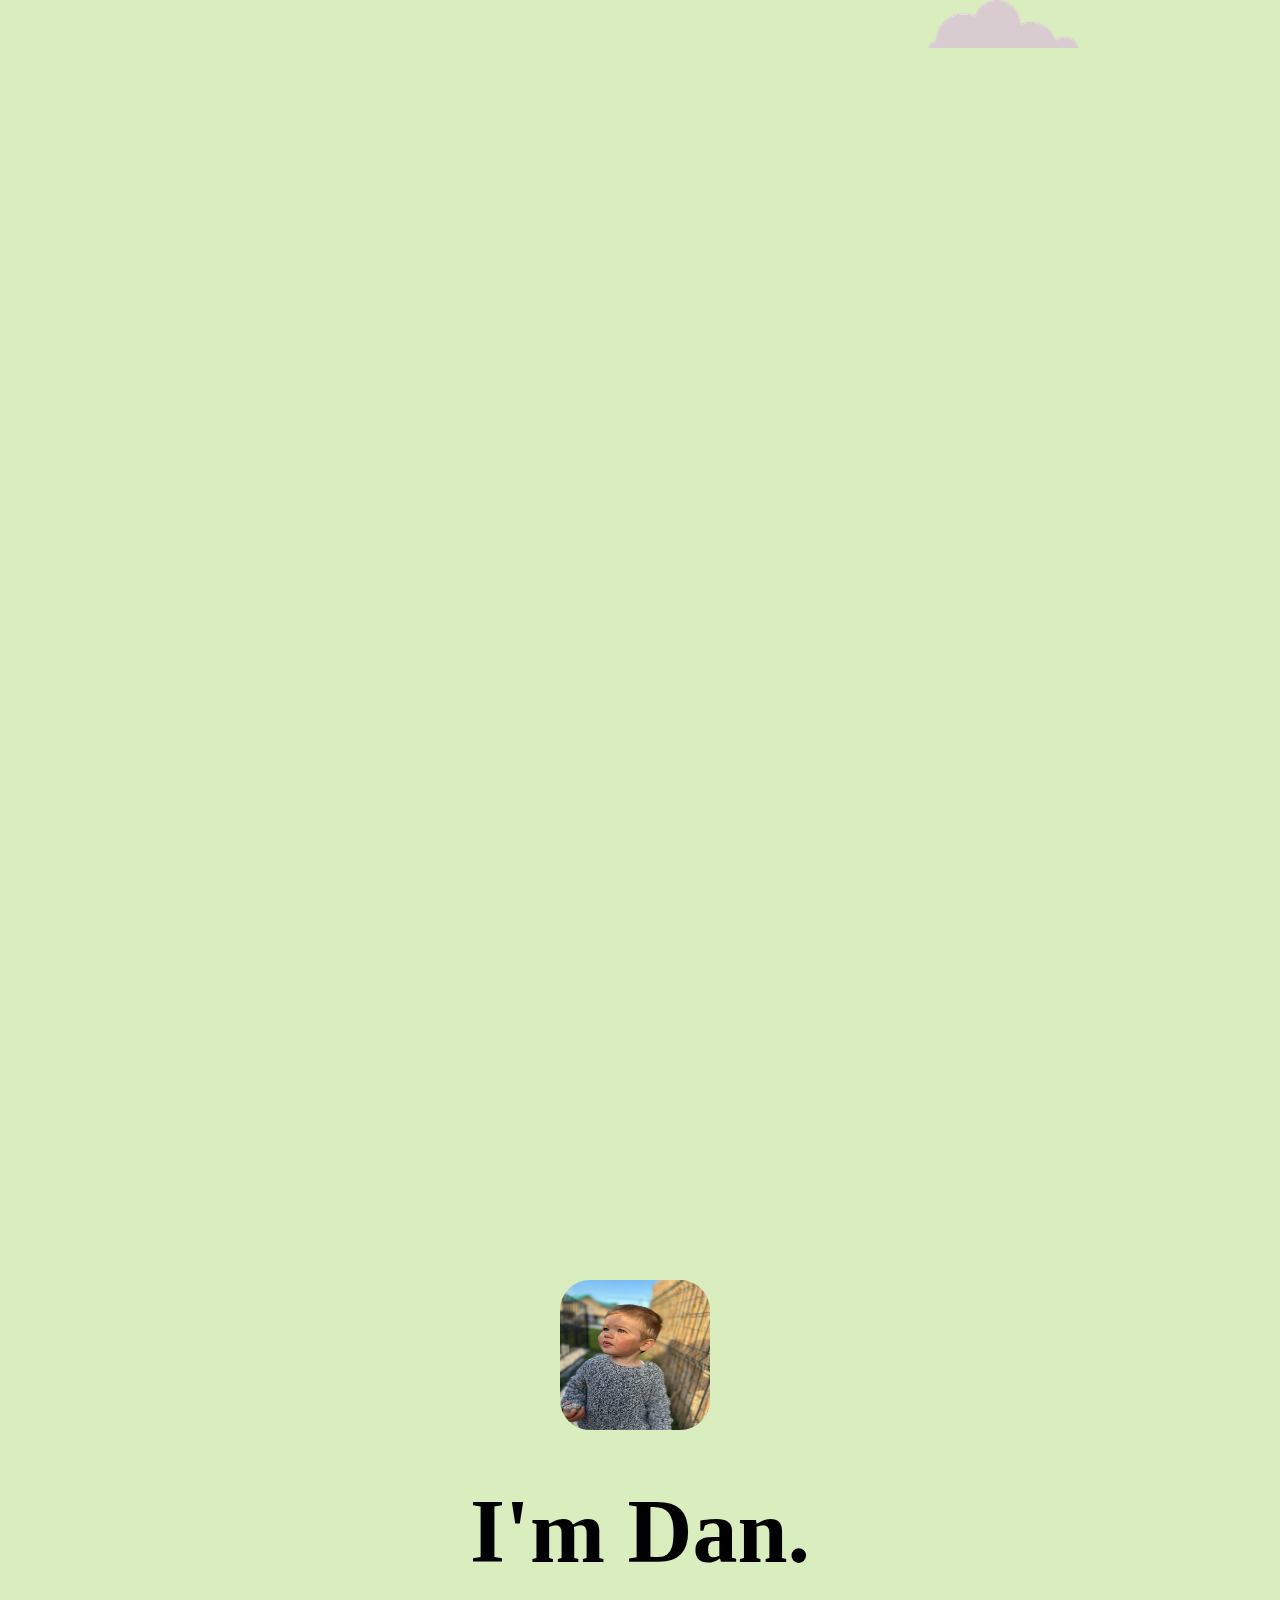
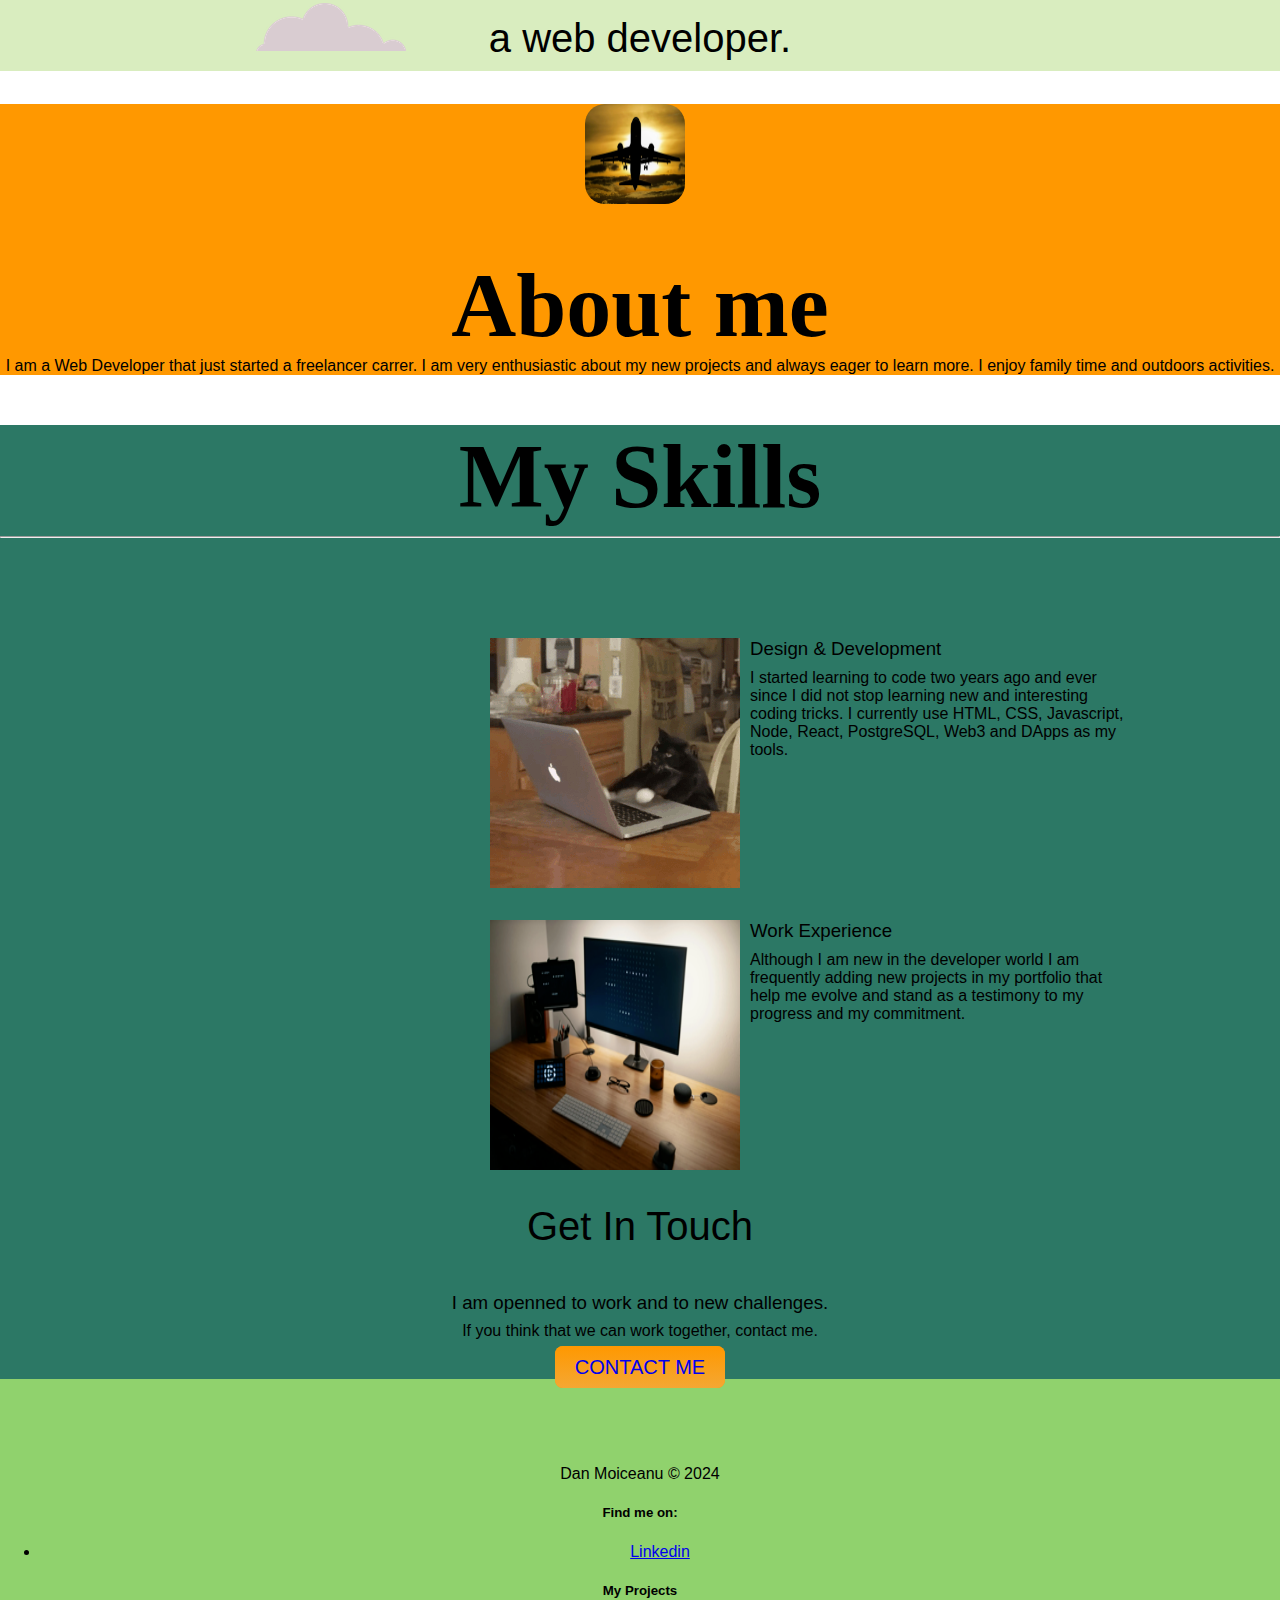
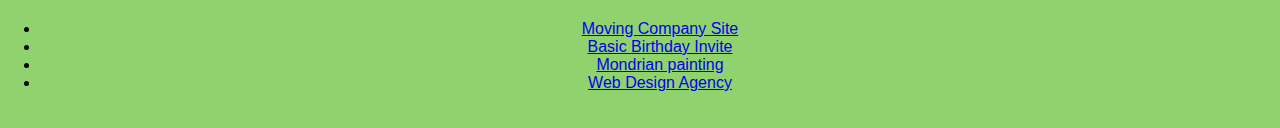
<file: index.html>
<!DOCTYPE html>
<html lang="en">
<head>
    <meta charset="UTF-8">
    <meta name="viewport" content="width=device-width, initial-scale=1.0">
    <title>I am Dan</title>
    <link rel="stylesheet" href="./style.css">
    <link href="https://colorhunt.co/palette/d9edbfff98002c786590d26d">
    <link rel="preconnect" href="https://fonts.googleapis.com">
    <link rel="preconnect" href="https://fonts.gstatic.com" crossorigin>
    <link href="https://cdn.jsdelivr.net/npm/bootstrap@5.3.0-alpha2/dist/css/bootstrap.min.css" rel="stylesheet"
    integrity="sha384-aFq/bzH65dt+w6FI2ooMVUpc+21e0SRygnTpmBvdBgSdnuTN7QbdgL+OapgHtvPp" crossorigin="anonymous">
</head>
<body>
    <div class="top-container px-4 py-5 my-t text-center">
      <div>
        <img class="top-cloud" src="./cloud.png" alt="fluffy cloud">
      </div>  
        <div class="title-text">
          <img class="Adam" src="./Adam Small.png">
          <h1>I'm Dan.</h1>
          <h2>a web developer.</h2>
        </div>
        <div>
        <img class="bottom-cloud" src="./cloud.png" alt="fluffy cloud">
        </div>
    </div>
    <div class="middle-container px-5 py-5 text-center">
        <img class="plane d-block mx-auto mb-4" src="./plane Small.png" alt="" width="100" height="100">
        <h1 class="display-5 fw-bold text-body-emphasis">About me</h1>
        <div class="col-lg-6 mx-auto">
          <p class="lead mb-4">I am a Web Developer that just started a freelancer carrer. 
            I am very enthusiastic about my new projects and always eager to learn more.
            I enjoy family time and outdoors activities.
          </p>
          <div class="d-grid gap-2 d-sm-flex justify-content-sm-center">
          </div>
        </div>
    </div>
    <div class="second-middle-container px-4 py-5 text-center">
      <h1>My Skills</h1>
      <hr/>
        <div class="parent">
            <div class="typing">
                  <img src="./cat-typing.gif" alt="typing cat">
            </div>
              <div class="coding">
                  <h3>Design &amp; Development</h3>
                  <p>I started learning to code two years ago and ever since I did not stop
                    learning new and interesting coding tricks.
                    I currently use HTML, CSS, Javascript, Node, React, PostgreSQL,
                    Web3 and DApps as my tools. 
                  </p>
              </div>
              <div class="work">
                  <img class="working" src="./working Small.png" alt="office pic" width="250px" height="250px">
              </div>
              <div class="work-experience">
                  <h3>Work Experience</h3>
                  <p>Although I am new in the developer world
                    I am frequently adding new projects in my portfolio
                    that help me evolve and stand as a testimony to my 
                    progress and my commitment.
                  </p>
              </div>
        </div>
        <div class="contact-me">
          <h2>Get In Touch</h2>
          <h3>I am openned to work and to new challenges.</h3>
          <p class="contact-message">If you think that we can work together, contact me.</p>
          <a class="btn" href="mailto:dani_moiceanu@yahoo.com">CONTACT ME</a>
        </div>
    </div>
    <div class="bottom-container">
      <footer class="row row-cols-1 row-cols-sm-2 row-cols-md-5 py-5 my-5 border-top">
        <div class="col mb-3">
          <a href="/" class="d-flex align-items-center mb-3 link-body-emphasis text-decoration-none">
            <svg class="bi me-2" width="40" height="32"><use xlink:href="#bootstrap"></use></svg>
          </a>
          <p class="text-body-secondary">Dan Moiceanu © 2024</p>
        </div>
        <div class="col mb-3">   
        </div>    
        <div class="col mb-3">
          <h5>Find me on:</h5>
          <ul class="nav flex-column">
            <li class="nav-item mb-2"><a href="https://www.linkedin.com/in/dan-moiceanu-a1032a187/" class="nav-link p-0 text-body-secondary">Linkedin</a></li>
          </ul>
        </div>   
        <div class="col mb-3">
          <h5>My Projects</h5>
          <ul class="nav flex-column">
            <li class="nav-item mb-2"><a href="./public/Moving/index.html" class="nav-link p-0 text-body-secondary">Moving Company Site</a></li>
            <li class="nav-item mb-2"><a href="./public/birthday-invite.html" class="nav-link p-0 text-body-secondary">Basic Birthday Invite</a></li>
            <li class="nav-item mb-2"><a href="./public/Mondrian Project/index.html" class="nav-link p-0 text-body-secondary">Mondrian painting</a></li>
            <li class="nav-item mb-2"><a href="./public/Web Design Agency/index.html" class="nav-link p-0 text-body-secondary">Web Design Agency</a></li>
          </ul>
        </div>
      </footer>
    </div>
</body>
</html>
</file>
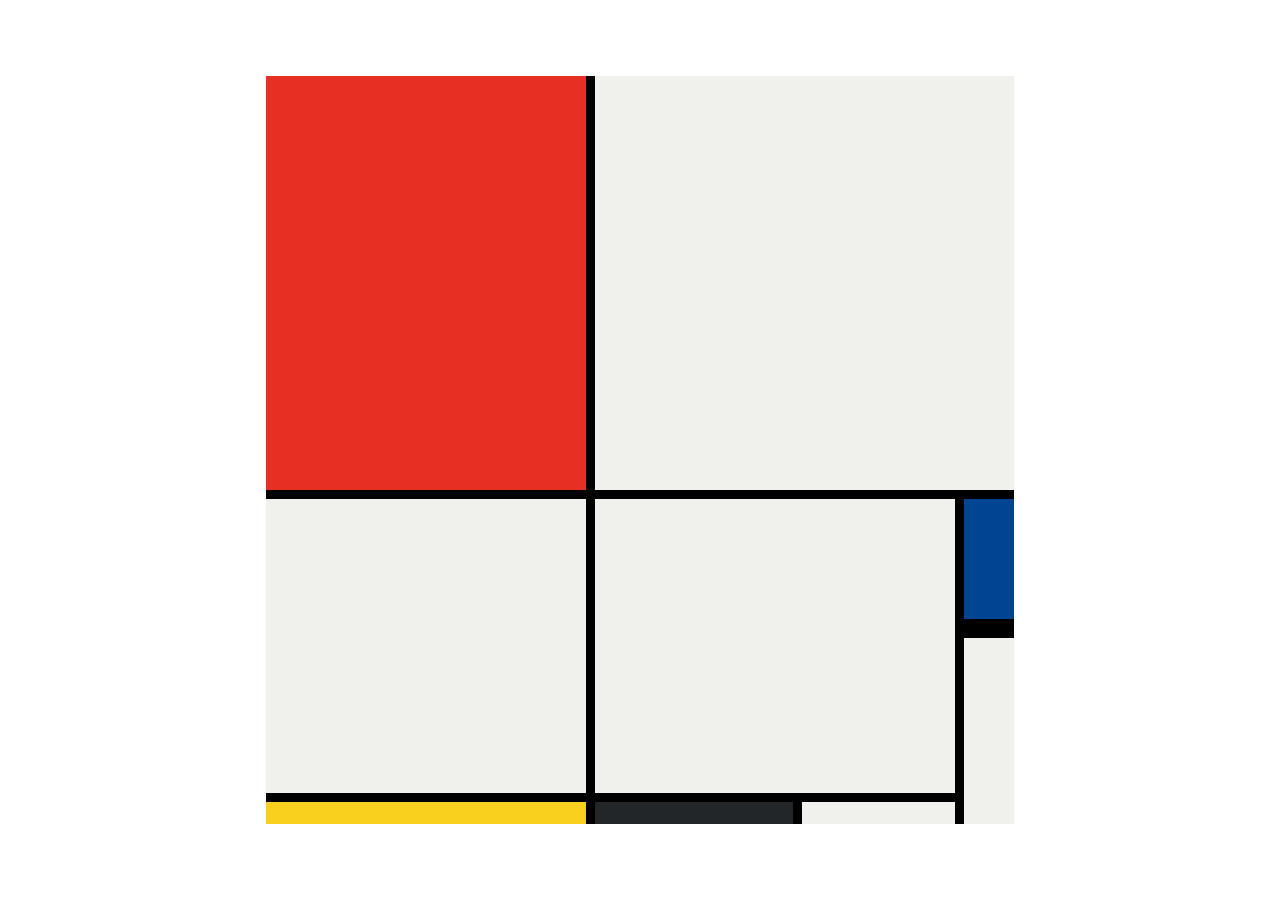
<file: public/Mondrian Project/index.html>
<!DOCTYPE html>
<html lang="en">

<head>
  <meta charset="UTF-8">
  <meta name="viewport" content="width=device-width, initial-scale=1.0">
  <title>Mondrian Project</title>
  <style>
    /* 
    Write your CSS here 
    Gap Colour: #000
    White: #F0F1EC
    Red: #E72F24
    Black: #232629
    Blue: #004592
    Yellow: #F9D01E

    For dimensions, see dimensions.png image.
    HINT: Remember you can't change the properties of grid lines.
    But grid lines are transparent!
    */
    body{
      display:flex;
      align-items: center;
      justify-content: center;
      height:100vh;
      margin:0;
      padding:0;
    }
    .container{
      height:748px;
      width:748px;
      display:grid;
      background-color: black;
      grid-template-rows: 414px 130px 155px 22px;
      grid-template-columns: 320px 198px 153px 50px;
      gap:9px;
    }
    .item{
      background-color: #F0F1EC;
    }
    .one{
      background-color: #E72F24;
    }
    .two{
      background-color: #F0F1EC;
      grid-column: span 3;
    }
    .three{
      background-color: #F0F1EC;
      grid-row: span 2;
    }
    .four{
      background-color: #F0F1EC;
      grid-area: 2 / 2 / 4 / 4
    }
    .five{
      background-color: #004592;
      border-bottom: 10px solid black;
    }
    .six{
      background-color: #F0F1EC;
      grid-row: span 2;
    }
    .seven{
      background-color: #F9D01E;
    }
    .eight{
      background-color: #232629;
    }
    .nine{
      background-color: #F0F1EC;
    }

  </style>
</head>

<body>
  <!-- Write your HTML here -->
  <div class="container">
    <div class="item one"></div>
    <div class="item two"></div>
    <div class="item three"></div>
    <div class="item four"></div>
    <div class="item five"></div>
    <div class="item six"></div>
    <div class="item seven"></div>
    <div class="item eight"></div>
    <div class="item nine"></div>
  </div>
</body>

</html>
</file>
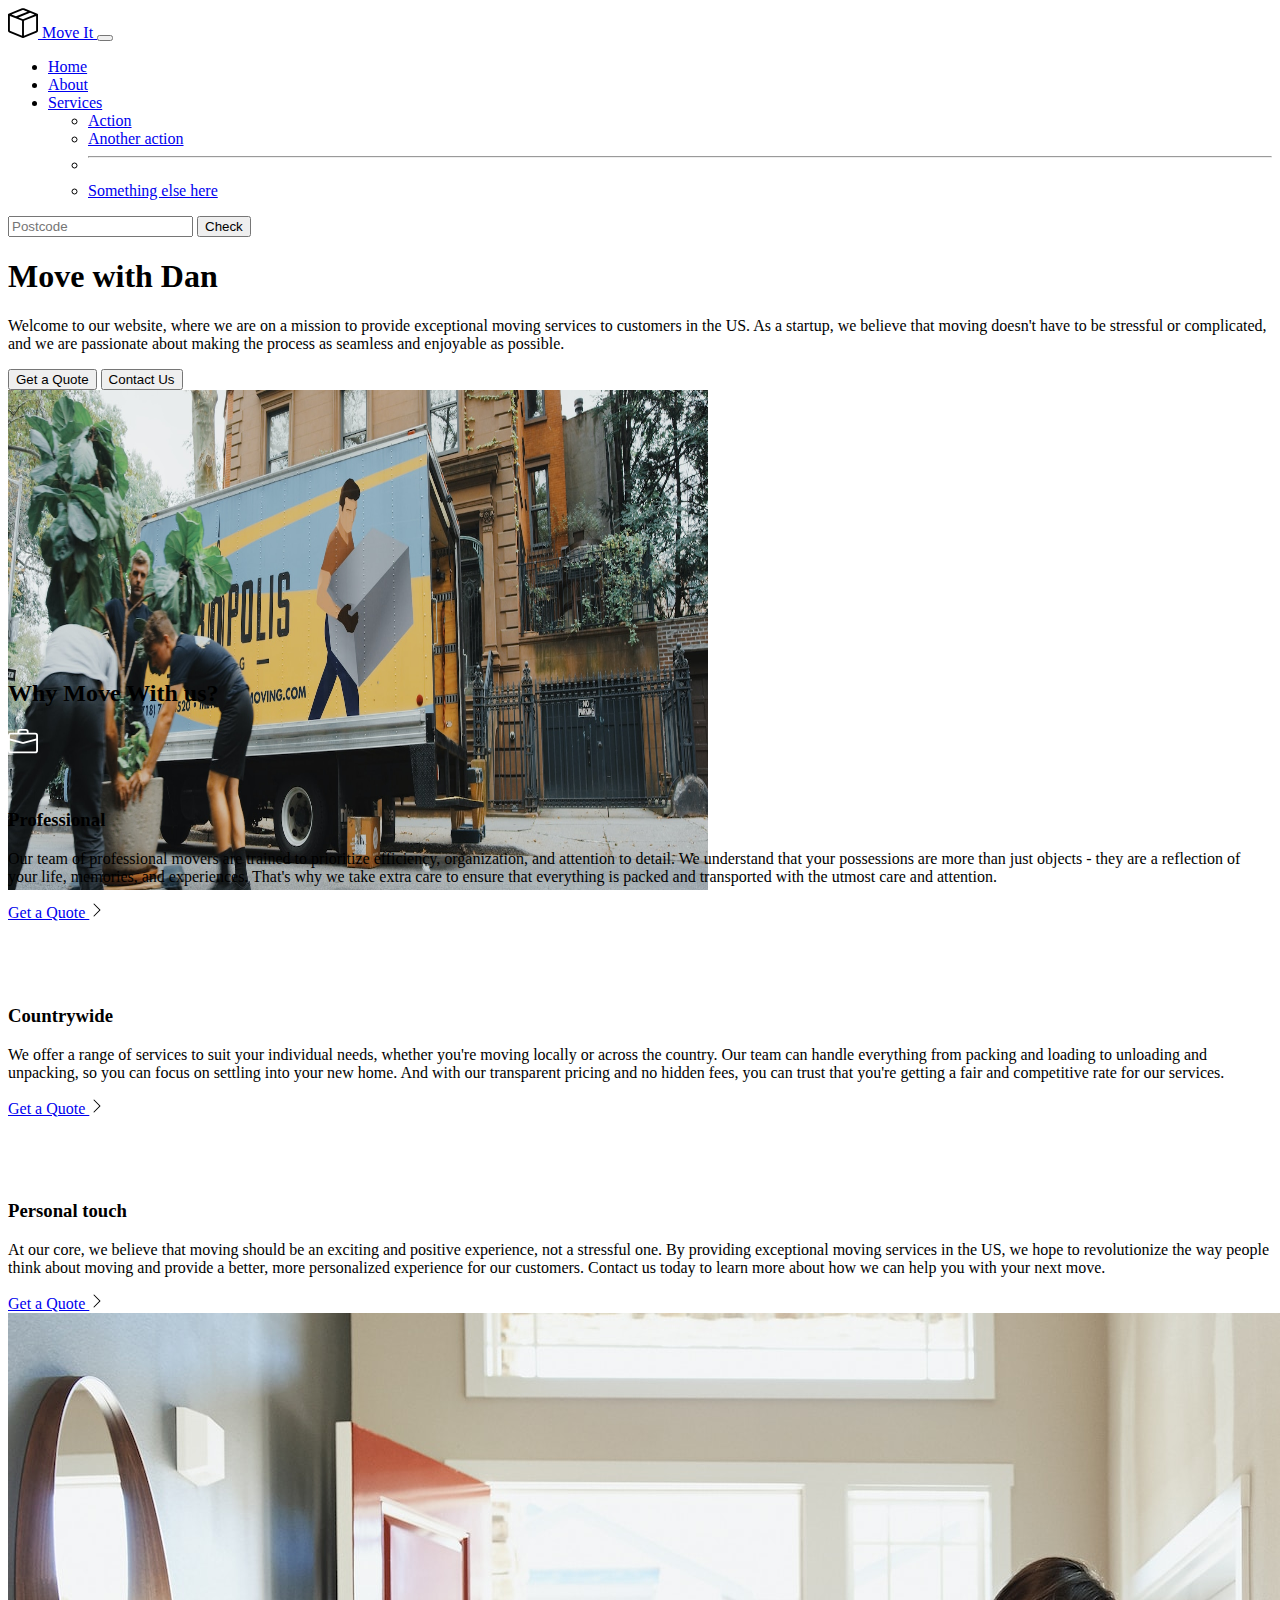
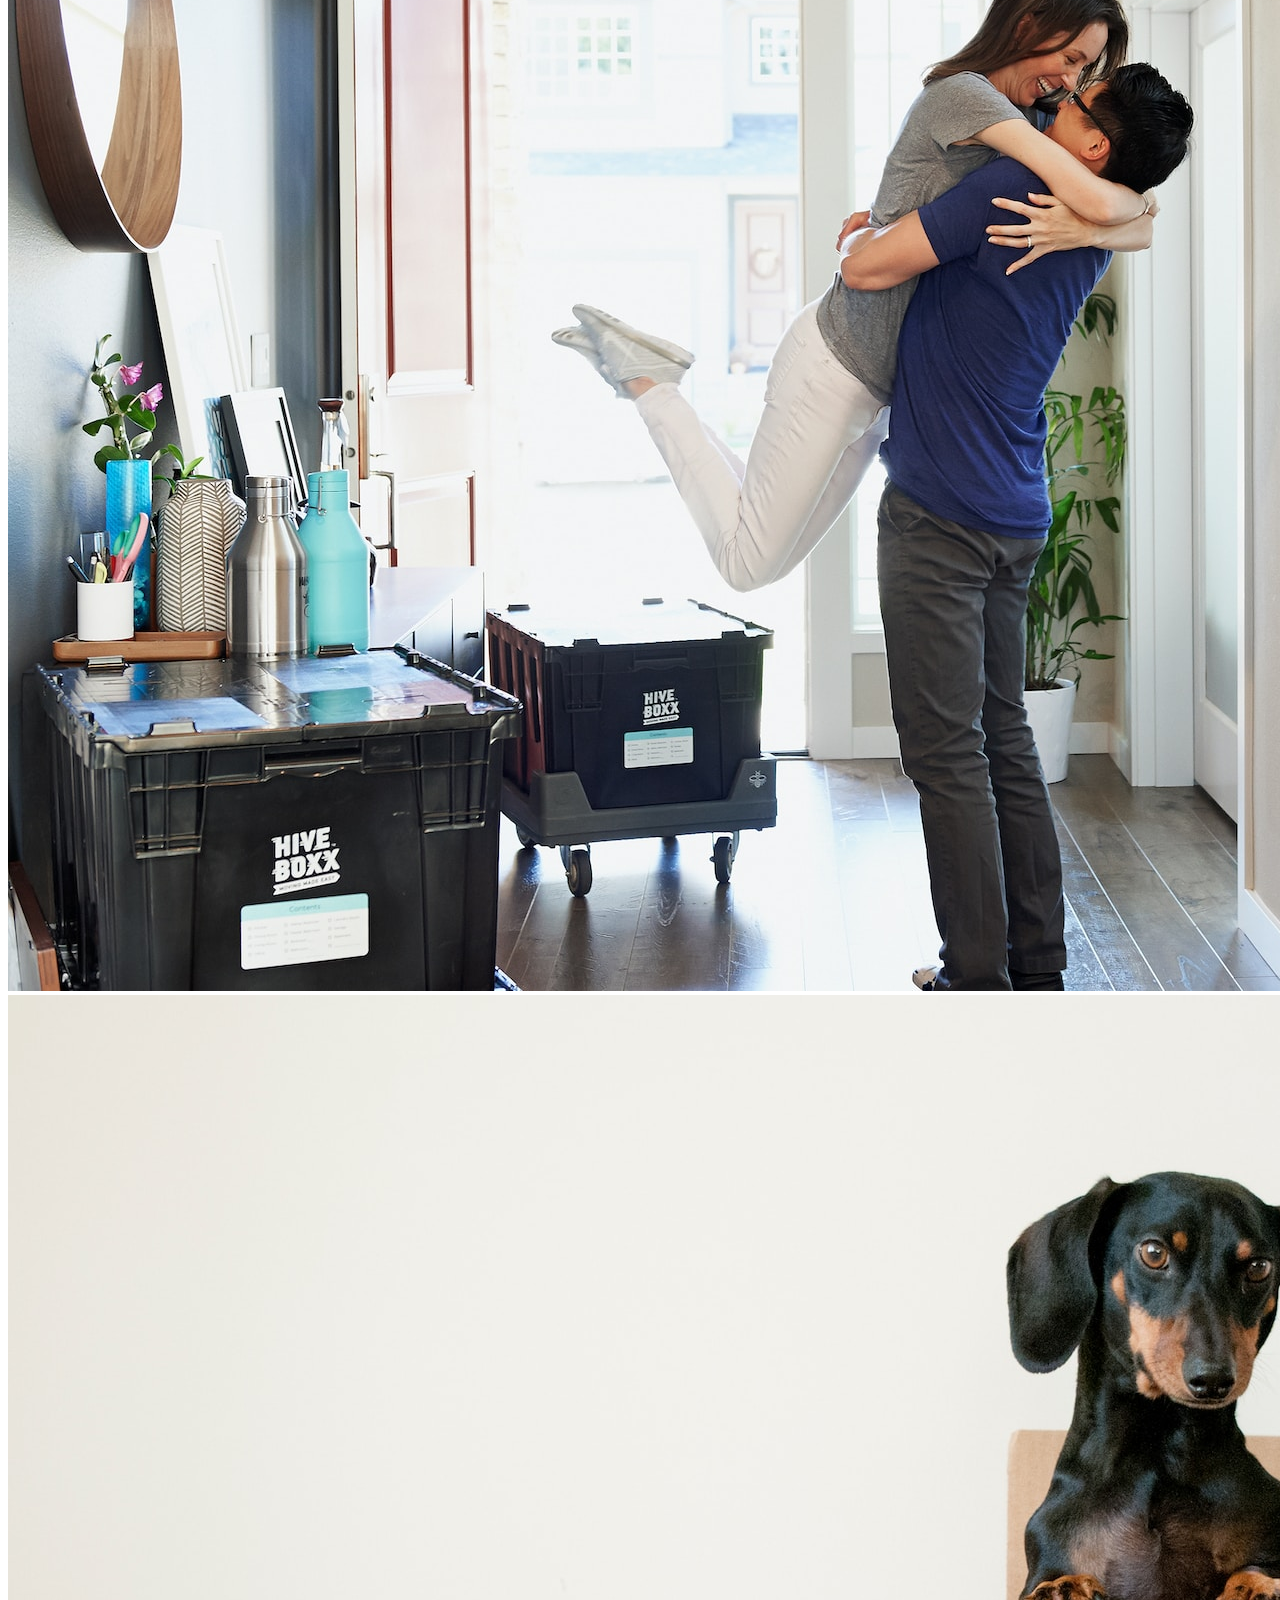
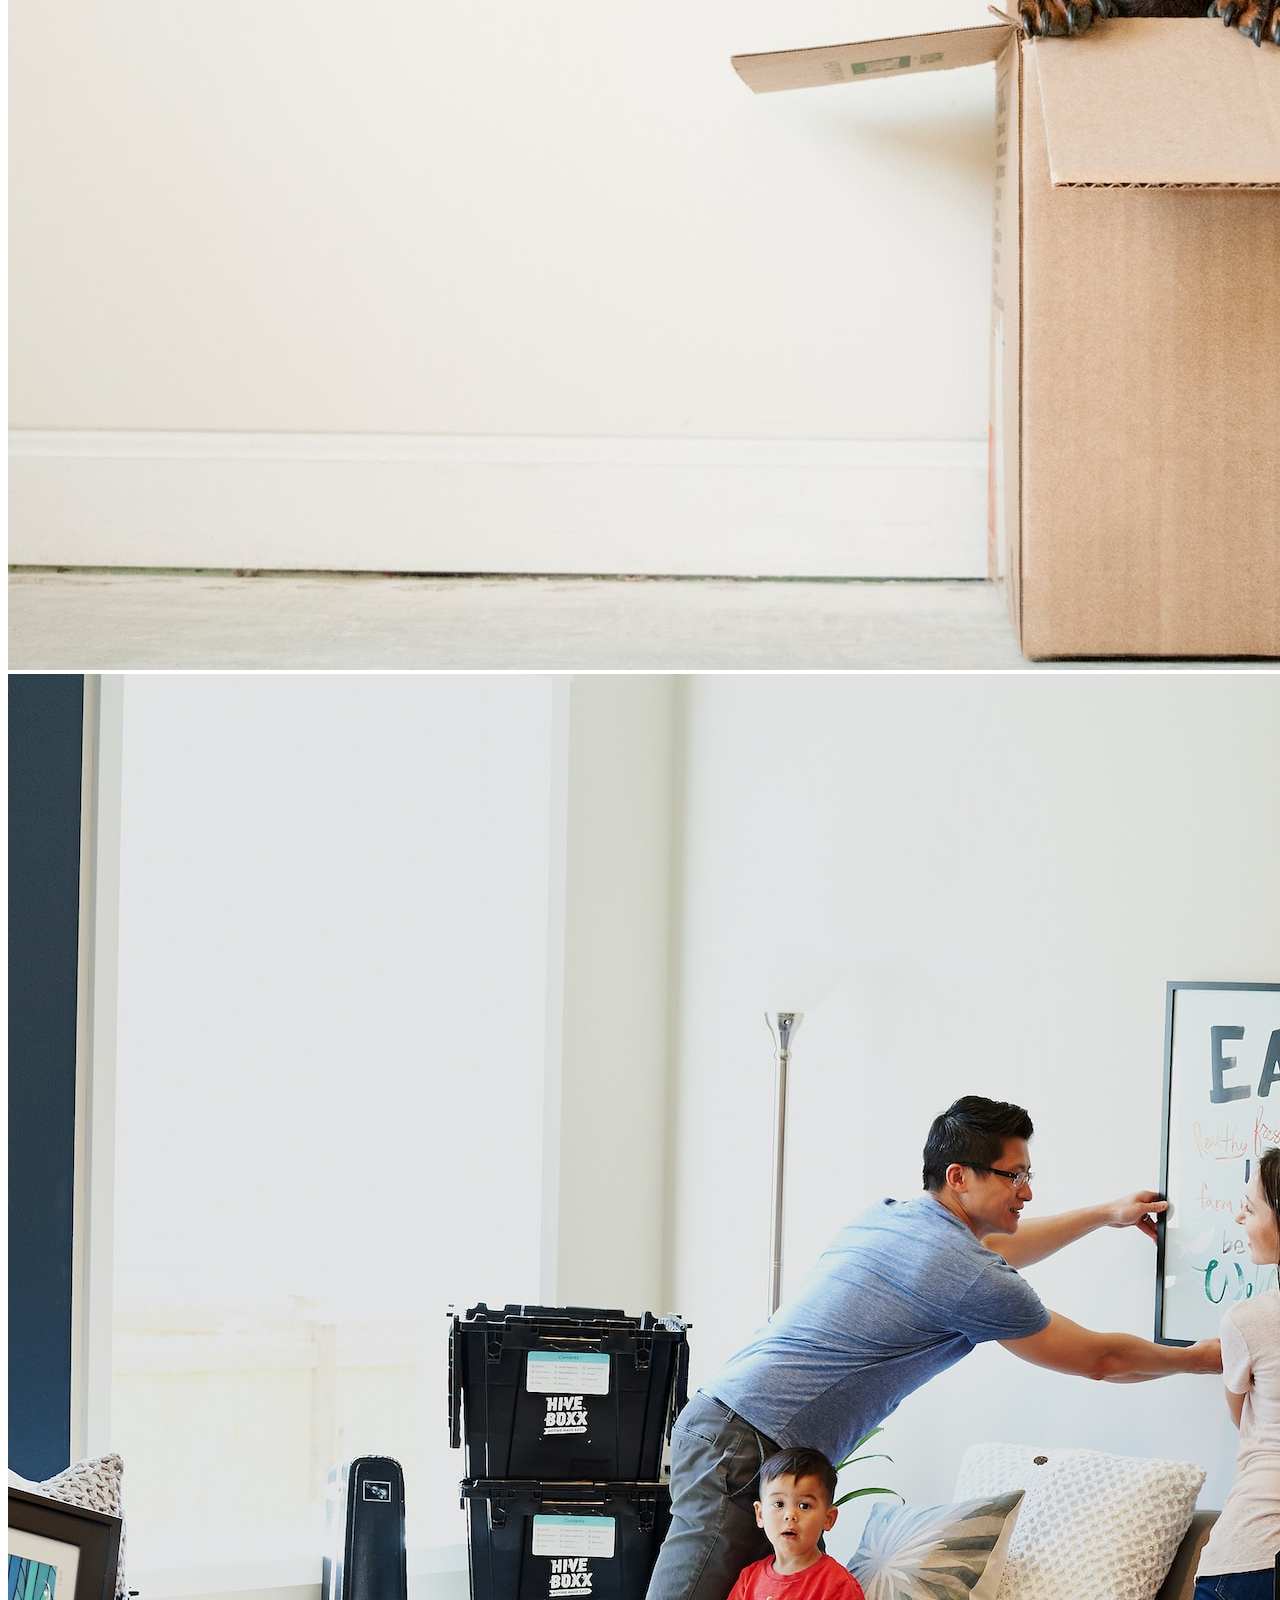
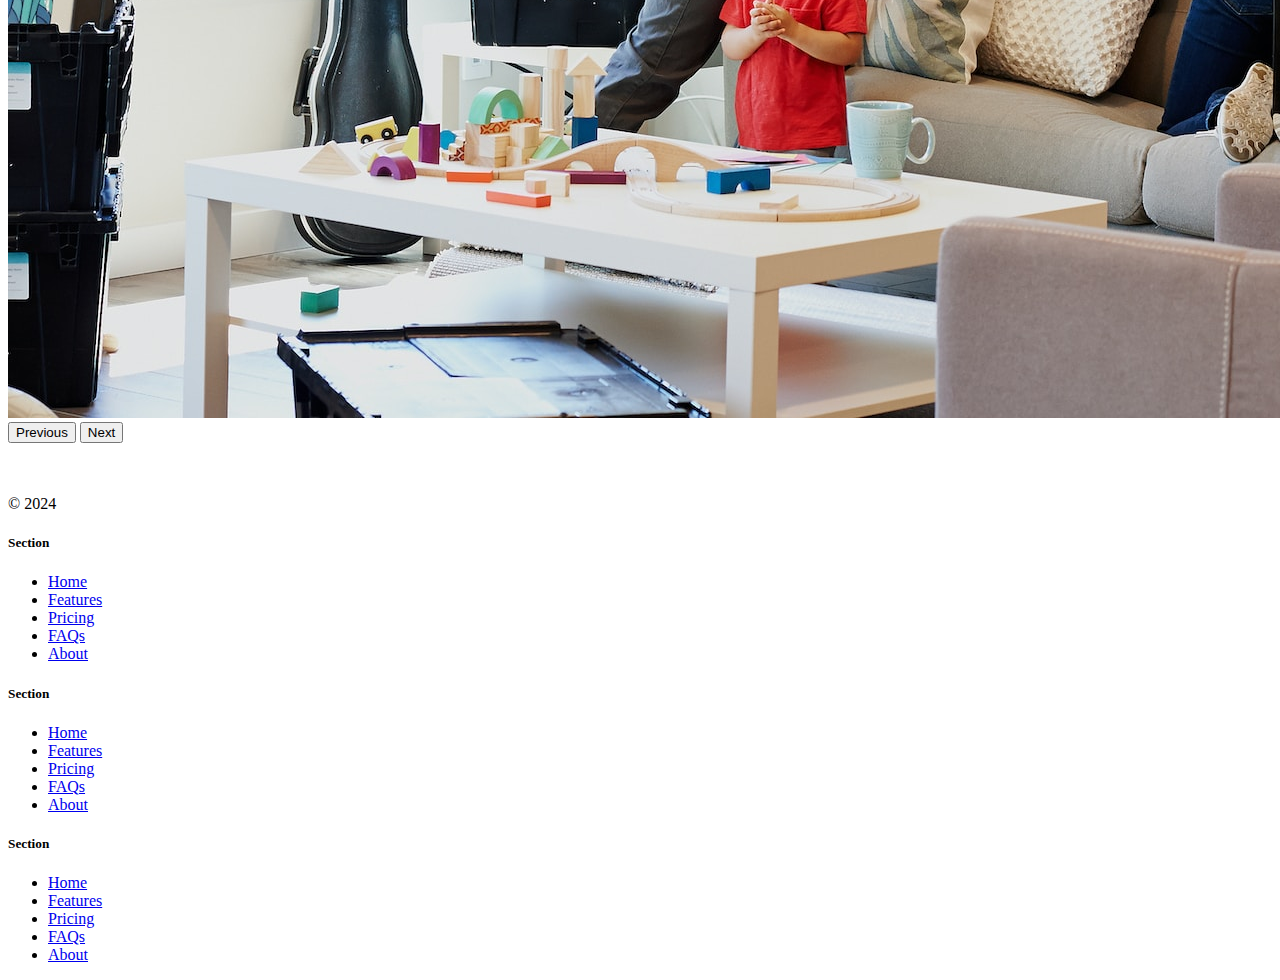
<file: public/Moving/index.html>
<!DOCTYPE html>
<html lang="en" data-bs-theme="dark">

<head>
  <meta charset="UTF-8">
  <meta name="viewport" content="width=device-width, initial-scale=1.0">
  <title>Bootstrap Components</title>
  <link href="https://cdn.jsdelivr.net/npm/bootstrap@5.3.0-alpha2/dist/css/bootstrap.min.css" rel="stylesheet"
    integrity="sha384-aFq/bzH65dt+w6FI2ooMVUpc+21e0SRygnTpmBvdBgSdnuTN7QbdgL+OapgHtvPp" crossorigin="anonymous">
  <style>
   .feature-icon { /* asta este copiat din getbootstrap.com. Inspect/elements/ si caut asta */
    width: 4rem;
    height: 4rem;
    border-radius: 0.75rem;
}

  </style>
</head>

<body>
  <nav class="navbar navbar-expand-lg bg-body-tertiary">
    <div class="container-fluid">
      <a class="navbar-brand" href="#"><img src="./box-seam.svg" alt="move it brand icon" height="30"> Move It </a>
      <button class="navbar-toggler" type="button" data-bs-toggle="collapse" data-bs-target="#navbarSupportedContent" aria-controls="navbarSupportedContent" aria-expanded="false" aria-label="Toggle navigation">
        <span class="navbar-toggler-icon"></span>
      </button>
      <div class="collapse navbar-collapse" id="navbarSupportedContent">
        <ul class="navbar-nav me-auto mb-2 mb-lg-0">
          <li class="nav-item">
            <a class="nav-link active" aria-current="page" href="#">Home</a>
          </li>
          <li class="nav-item">
            <a class="nav-link" href="#">About</a>
          </li>
          <li class="nav-item dropdown">
            <a class="nav-link dropdown-toggle" href="#" role="button" data-bs-toggle="dropdown" aria-expanded="false">
              Services
            </a>
            <ul class="dropdown-menu">
              <li><a class="dropdown-item" href="#">Action</a></li>
              <li><a class="dropdown-item" href="#">Another action</a></li>
              <li><hr class="dropdown-divider"></li>
              <li><a class="dropdown-item" href="#">Something else here</a></li>
            </ul>
          </li>
        </ul>
        <form class="d-flex" role="search">
          <input class="form-control me-2" type="search" placeholder="Postcode" aria-label="Search">
          <button class="btn btn-outline-success" type="submit">Check</button>
        </form>
      </div>
    </div>
  </nav>
  <div class="px-4 pt-5 my-5 text-center border-bottom">
    <h1 class="display-4 fw-bold text-body-emphasis">Move with Dan</h1>
    <div class="col-lg-6 mx-auto">
      <p class="lead mb-4">Welcome to our website, where we are on a mission to provide exceptional moving services to customers in the US. As a startup, we believe that moving doesn't have to be stressful or complicated, and we are passionate about making the process as seamless and enjoyable as possible.</p>
      <div class="d-grid gap-2 d-sm-flex justify-content-sm-center mb-5">
        <button type="button" class="btn btn-primary btn-lg px-4 me-sm-3">Get a Quote</button>
        <button type="button" class="btn btn-outline-secondary btn-lg px-4">Contact Us</button>
      </div>
    </div>
    <div class="overflow-hidden" style="max-height: 30vh;">
      <div class="container px-5">
        <img src="./moving-van.jpg" class="img-fluid border rounded-3 shadow-lg mb-4" alt="Example image" width="700" height="500" loading="lazy">
      </div>
    </div>
  </div>
  <div class="container px-4 py-5" id="featured-3">
    <h2 class="pb-2 border-bottom">Why Move With us?</h2>
    <div class="row g-4 py-5 row-cols-1 row-cols-lg-3">
      <div class="feature col">
        <div class="feature-icon d-inline-flex align-items-center justify-content-center text-bg-primary bg-gradient fs-2 mb-3">
          <img src="./briefcase.svg" alt="briefcase icon" height="30">
        </div>
        <h3 class="fs-2 text-body-emphasis">Professional</h3>
        <p>Our team of professional movers are trained to prioritize efficiency, organization, and attention to detail. We understand that your possessions are more than just objects - they are a reflection of your life, memories, and experiences. That's why we take extra care to ensure that everything is packed and transported with the utmost care and attention.</p>
        <a href="#" class="icon-link">
          Get a Quote
          <img src="./chevron-right.svg" alt="chevron-right">
        </a>
      </div>
      <div class="feature col">
        <div class="feature-icon d-inline-flex align-items-center justify-content-center text-bg-primary bg-gradient fs-2 mb-3">
          <img src="./bus-front.svg" alt="bus icon" height="30">
        </div>
        <h3 class="fs-2 text-body-emphasis">Countrywide</h3>
        <p>We offer a range of services to suit your individual needs, whether you're moving locally or across the country. Our team can handle everything from packing and loading to unloading and unpacking, so you can focus on settling into your new home. And with our transparent pricing and no hidden fees, you can trust that you're getting a fair and competitive rate for our services.</p>
        <a href="#" class="icon-link">
          Get a Quote
          <img src="./chevron-right.svg" alt="chevron-right">
        </a>
      </div>
      <div class="feature col">
        <div class="feature-icon d-inline-flex align-items-center justify-content-center text-bg-primary bg-gradient fs-2 mb-3">
          <img src="./chat-square-heart.svg" alt="chat-square-heart" height="30">
        </div>
        <h3 class="fs-2 text-body-emphasis">Personal touch</h3>
        <p>At our core, we believe that moving should be an exciting and positive experience, not a stressful one. By providing exceptional moving services in the US, we hope to revolutionize the way people think about moving and provide a better, more personalized experience for our customers. Contact us today to learn more about how we can help you with your next move.</p>
        <a href="#" class="icon-link">
          Get a Quote
          <img src="./chevron-right.svg" alt="chevron-right">
        </a>
      </div>
    </div>
  </div> 
  <div class="container"> 
  <div id="carouselExample" class="carousel slide">
    <div class="carousel-inner">
      <div class="carousel-item active">
        <img src="./couple.jpg" class="d-block w-100" alt="couple">
      </div>
      <div class="carousel-item">
        <img src="./dog.jpg" class="d-block w-100" alt="dog">
      </div>
      <div class="carousel-item">
        <img src="./family.jpg" class="d-block w-100" alt="family">
      </div>
    </div>
    <button class="carousel-control-prev" type="button" data-bs-target="#carouselExample" data-bs-slide="prev">
      <span class="carousel-control-prev-icon" aria-hidden="true"></span>
      <span class="visually-hidden">Previous</span>
    </button>
    <button class="carousel-control-next" type="button" data-bs-target="#carouselExample" data-bs-slide="next">
      <span class="carousel-control-next-icon" aria-hidden="true"></span>
      <span class="visually-hidden">Next</span>
    </button>
  </div>
</div>
<div class="container">
  <footer class="row row-cols-1 row-cols-sm-2 row-cols-md-5 py-5 my-5 border-top">
    <div class="col mb-3">
      <a href="/" class="d-flex align-items-center mb-3 link-body-emphasis text-decoration-none">
        <svg class="bi me-2" width="40" height="32"><use xlink:href="#bootstrap"></use></svg>
      </a>
      <p class="text-body-secondary">© 2024</p>
    </div>

    <div class="col mb-3">

    </div>

    <div class="col mb-3">
      <h5>Section</h5>
      <ul class="nav flex-column">
        <li class="nav-item mb-2"><a href="#" class="nav-link p-0 text-body-secondary">Home</a></li>
        <li class="nav-item mb-2"><a href="#" class="nav-link p-0 text-body-secondary">Features</a></li>
        <li class="nav-item mb-2"><a href="#" class="nav-link p-0 text-body-secondary">Pricing</a></li>
        <li class="nav-item mb-2"><a href="#" class="nav-link p-0 text-body-secondary">FAQs</a></li>
        <li class="nav-item mb-2"><a href="#" class="nav-link p-0 text-body-secondary">About</a></li>
      </ul>
    </div>

    <div class="col mb-3">
      <h5>Section</h5>
      <ul class="nav flex-column">
        <li class="nav-item mb-2"><a href="#" class="nav-link p-0 text-body-secondary">Home</a></li>
        <li class="nav-item mb-2"><a href="#" class="nav-link p-0 text-body-secondary">Features</a></li>
        <li class="nav-item mb-2"><a href="#" class="nav-link p-0 text-body-secondary">Pricing</a></li>
        <li class="nav-item mb-2"><a href="#" class="nav-link p-0 text-body-secondary">FAQs</a></li>
        <li class="nav-item mb-2"><a href="#" class="nav-link p-0 text-body-secondary">About</a></li>
      </ul>
    </div>

    <div class="col mb-3">
      <h5>Section</h5>
      <ul class="nav flex-column">
        <li class="nav-item mb-2"><a href="#" class="nav-link p-0 text-body-secondary">Home</a></li>
        <li class="nav-item mb-2"><a href="#" class="nav-link p-0 text-body-secondary">Features</a></li>
        <li class="nav-item mb-2"><a href="#" class="nav-link p-0 text-body-secondary">Pricing</a></li>
        <li class="nav-item mb-2"><a href="#" class="nav-link p-0 text-body-secondary">FAQs</a></li>
        <li class="nav-item mb-2"><a href="#" class="nav-link p-0 text-body-secondary">About</a></li>
      </ul>
    </div>
  </footer>
</div>
  <script src="https://cdn.jsdelivr.net/npm/bootstrap@5.3.3/dist/js/bootstrap.min.js" integrity="sha384-0pUGZvbkm6XF6gxjEnlmuGrJXVbNuzT9qBBavbLwCsOGabYfZo0T0to5eqruptLy" crossorigin="anonymous"></script>
</body>

</html>
</file>
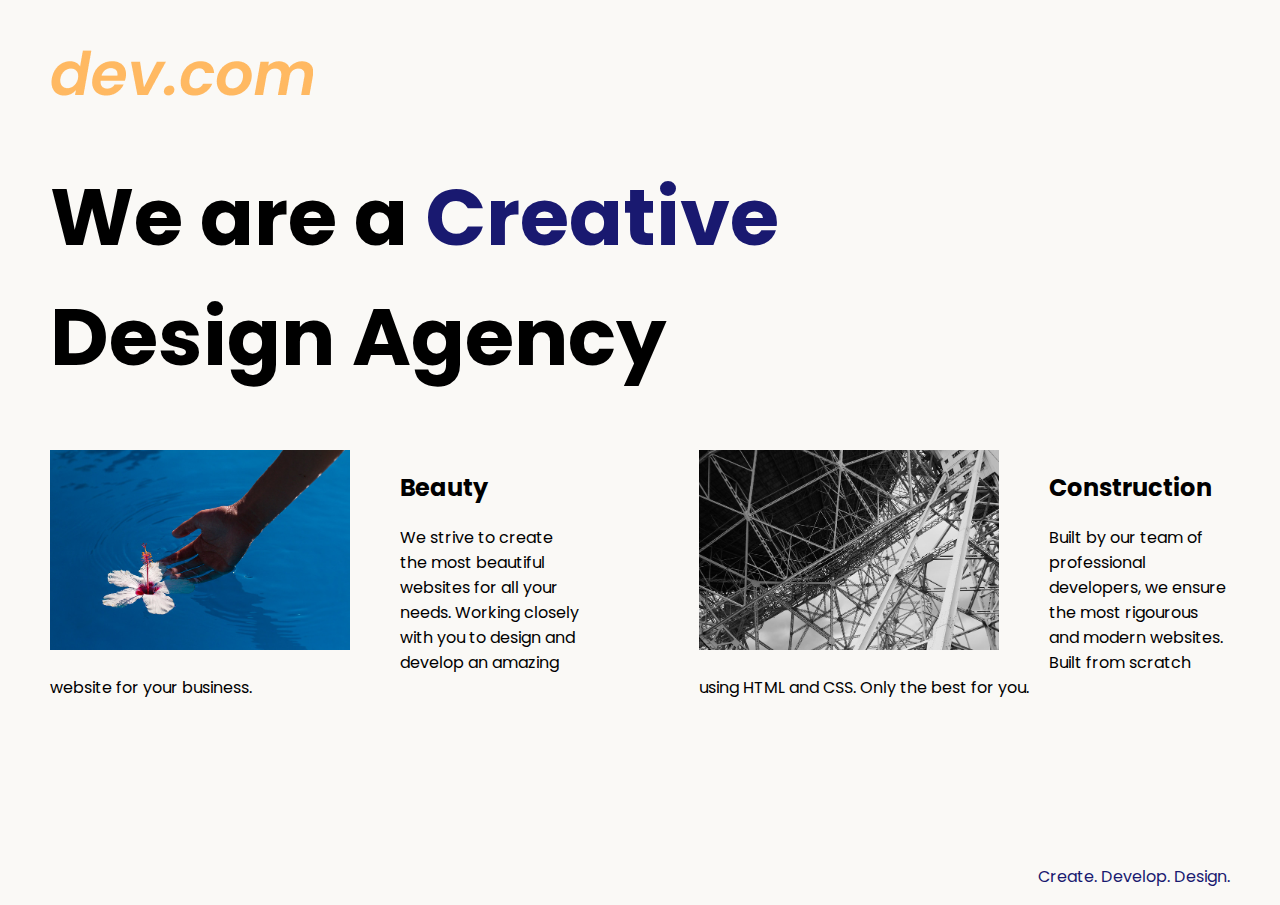
<file: public/Web Design Agency/index.html>
<!DOCTYPE html>
<html lang="en">

<head>
  <meta charset="UTF-8">
  <meta name="viewport" content="width=device-width, initial-scale=1.0">
  <title>Agency</title>
  <link rel="stylesheet" href="./style.css">
  <link rel="preconnect" href="https://fonts.googleapis.com">
  <link rel="preconnect" href="https://fonts.gstatic.com" crossorigin>
  <link href="https://fonts.googleapis.com/css2?family=Poppins:wght@400;700&display=swap" rel="stylesheet">
</head>

<body>
  <div class="main">
    <img class="logo" src="./assets/images/logo.png" alt="logo">
    <h1>We are a <span class="creative">Creative</span></br>
    Design Agency</h1>
    <div class="left card"><img class="tile-image" src="./assets/images/beautiful.jpg" alt="hand and flower in water">
      <h2 class="card-title">Beauty</h2>
      <p class="card-text">We strive to create the most beautiful websites for all your needs. Working closely with you
        to
        design and
        develop an amazing website for your business.</p>
    </div>

    <div class="right card"><img class="tile-image" src="./assets/images/construction.jpg" alt="metal structure">
      <h2 class="card-title">Construction</h2>
      <p>Built by our team of professional developers, we ensure the most rigourous and modern websites. Built from
        scratch using HTML and CSS. Only the best for you.</p>
    </div>

  </div>
  <footer>
    <p>Create. Develop. Design.</p>
  </footer>
</body>

</html>
</file>
<file: style.css>
html{
    width: fit-content;
}
body{
    margin: 0;
    padding: 0;
    text-align: center;
    font-family: 'Lucida Sans', sans-serif;
}
body{
    display: block;
}
img {
    overflow-clip-margin: content-box;
    overflow: clip;
}
img{
    vertical-align: middle;
    margin-right: 10px;
}
.top-container{
    position:relative;
    background-color: #D9EDBF;
    margin-bottom: 0%;
    padding-top: 100%;
}
.top-cloud {
    position: absolute;
    right:15%;
    top:0px;    
} 
.bottom-cloud{
    position: absolute;
    left:20%;
    bottom:20px;
    margin:0;
}   
.Adam{
    border-radius: 20%;
    height:150px;
    width:150px;
}
h1 {
    color: black;
    font-size: 5.625rem;
    margin: 50px auto 0 auto;
    font-family: "Sacramento", cursive;
}
h2 {
    color: black;
    font-family: "Montserrat", sans-serif;
    font-size: 2.5rem;
    font-weight: normal;
    padding-bottom: 10px;
}
h3{
    margin-top: 0;
    margin-bottom: 0.5rem;
    font-weight: 500;
    line-height: 1.2;
}
.middle-container{
    background-color: #FF9800;
    padding: 0%;
    margin-top:0%;
    margin-bottom: 0%;   
}
.plane{
    border-radius: 20%;
}
.second-middle-container{
    background-color: #2C7865;
    padding: 0%;
    margin-top:0;
    margin-bottom: 0;
}
.parent{
    display:grid;
    grid-template-columns: 0.5fr 1fr;
    grid-template-rows: repeat(1, 1fr);
    width:50%;
    margin: 100px 150px 0 auto;
    text-align: left;
    row-gap: 2rem;
}
.btn{
    background: #FF9800;
    background-image: linear-gradient(to bottom, #FF9800, hsl(36, 90%, 58%));
    border-radius: 8px;
    font-family: "Montserrat", sans-serif;
    font-size: 20px;
    padding: 10px 20px 10px 20px;
    text-decoration: none;
}
.bottom-container {
    background-color: #90D26D;
    padding: 50px 0 20px;
}
p {
    display: block;
    margin-block-start: 1em;
    margin-block-end: 1em;
    margin-inline-start: 0px;
    margin-inline-end: 0px;
}
p{
    margin-top: 0;
    margin-bottom: 1rem;
}
</file>
<file: public/Web Design Agency/style.css>
body {
  font-family: "Poppins", sans-serif;
  margin: 50px 50px 0 50px;
  background-color: #faf9f6;
  display: flex;
  flex-direction: column;
  min-height: 95vh;
}
.main {
  flex: 1;
}

h1 {
  font-size: 5rem;
  color:black;
}

footer {
  text-align: right;
  color: midnightblue;
}
.tile-image {
  height: 200px;
  float: left;
  margin-right: 50px;
}
.card {
  width: 45%;
}
.left {
  float: left;
}

.right {
  float: right;
}
.creative {
  color: midnightblue;
}
@media (max-width: 680px) {
  .logo {
    width: 100px;
  }

  h1 {
    font-size: 3.5rem;
    text-align: center;
  }

  .card {
    width: 100%;
    display: block;
    margin-bottom: 30px;
    text-align: justify;
  }

  .card img {
    margin-bottom: 10px;
    width: 100%;
    display: inline;
    object-fit: cover;
  }
}
</file>
